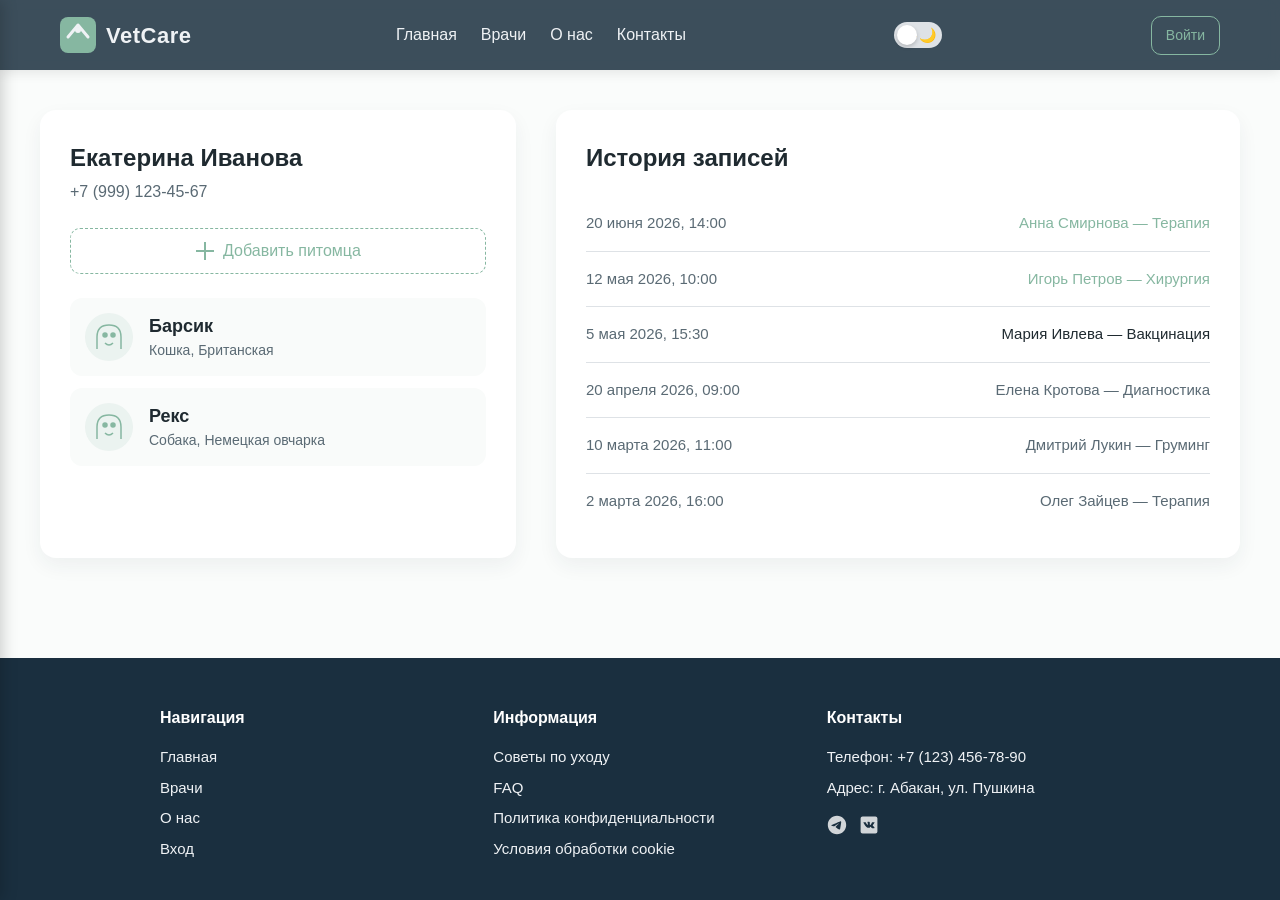
<file: account.html>
<!DOCTYPE html>
<html lang="ru">
<head>
  <meta charset="UTF-8">
  <meta name="viewport" content="width=device-width, initial-scale=1.0">
  <title>Личный кабинет — VetCare</title>
  <link rel="stylesheet" href="style.css">
</head>
<body>
  <header class="header">
    <div class="container header__inner">
      <a href="index.html" class="logo" aria-label="На главную">
        <svg width="36" height="36" viewBox="0 0 36 36" fill="none">
          <rect width="36" height="36" rx="8" fill="#86B7A1" />
          <path d="M8 20 L18 8 L28 20" stroke="#EFF2F5" stroke-width="3" stroke-linecap="round" stroke-linejoin="round"/>
          <circle cx="18" cy="13" r="3" fill="#EFF2F5" />
        </svg>
        <span class="logo__text">VetCare</span>
      </a>
      <nav class="header__nav">
        <ul class="header__nav-list">
          <li><a href="index.html" class="header__nav-link">Главная</a></li>
          <li><a href="index.html#doctors-section" class="header__nav-link">Врачи</a></li>
          <li><a href="index.html#about" class="header__nav-link">О нас</a></li>
          <li><a href="#footer" class="header__nav-link">Контакты</a></li>
        </ul>
      </nav>
<button class="theme-switch" id="themeToggle" aria-label="Переключить тему">
  <span class="theme-switch__track">
    <span class="theme-switch__icon theme-switch__icon--sun">☀️</span>
    <span class="theme-switch__icon theme-switch__icon--moon">🌙</span>
    <span class="theme-switch__thumb"></span>
  </span>
</button>
      <div class="header__actions" id="headerActions"></div>
      <button class="burger" aria-label="Открыть меню">
        <span></span><span></span><span></span>
      </button>
    </div>
  </header>
  <div class="mobile-overlay"></div>
  <nav class="mobile-menu" id="mobileMenu">
    <a href="index.html" class="mobile-menu__link">Главная</a>
    <a href="index.html#doctors-section" class="mobile-menu__link">Врачи</a>
    <a href="index.html#about" class="mobile-menu__link">О нас</a>
    <a href="#footer" class="mobile-menu__link">Контакты</a>
    <div id="mobileAuth"></div>
  </nav>

  <main class="main">
    <div class="container account-container">
      <div class="account__left">
        <div class="account__user-info">
          <h2 class="account__user-name">Екатерина Иванова</h2>
          <p class="account__user-phone">+7 (999) 123-45-67</p>
        </div>
        <button class="btn btn-outline account__add-pet-btn" id="openAddPetBtn">
          <svg width="20" height="20" viewBox="0 0 20 20" fill="none" stroke="currentColor" stroke-width="2">
            <line x1="10" y1="1" x2="10" y2="19"/><line x1="1" y1="10" x2="19" y2="10"/>
          </svg>
          Добавить питомца
        </button>
        <div class="pets-list" id="petsList">
          <div class="pet-card" data-pet-id="1" onclick="location.href='pet.html?id=1'">
            <div class="pet-card__silhouette">
              <svg width="40" height="40" viewBox="0 0 40 40" fill="none" stroke="#86B7A1" stroke-width="1.5">
                <path d="M8 32V20C8 12 12 8 20 8C28 8 32 12 32 20V32"/>
                <circle cx="16" cy="18" r="2" fill="#86B7A1"/><circle cx="24" cy="18" r="2" fill="#86B7A1"/>
                <path d="M16 26C16 26 18 28 20 28C22 28 24 26 24 26" stroke="#86B7A1" stroke-width="1.5" fill="none"/>
              </svg>
            </div>
            <div class="pet-card__info">
              <h3 class="pet-card__name">Барсик</h3>
              <p class="pet-card__details">Кошка, Британская</p>
            </div>
          </div>
          <div class="pet-card" data-pet-id="2" onclick="location.href='pet.html?id=2'">
            <div class="pet-card__silhouette">
              <svg width="40" height="40" viewBox="0 0 40 40" fill="none" stroke="#86B7A1" stroke-width="1.5">
                <path d="M8 32V20C8 12 12 8 20 8C28 8 32 12 32 20V32"/>
                <circle cx="16" cy="18" r="2" fill="#86B7A1"/><circle cx="24" cy="18" r="2" fill="#86B7A1"/>
                <path d="M16 26C16 26 18 28 20 28C22 28 24 26 24 26" stroke="#86B7A1" stroke-width="1.5" fill="none"/>
              </svg>
            </div>
            <div class="pet-card__info">
              <h3 class="pet-card__name">Рекс</h3>
              <p class="pet-card__details">Собака, Немецкая овчарка</p>
            </div>
          </div>
        </div>
      </div>

      <div class="account__right">
        <h2 class="account__history-title">История записей</h2>
        <div class="history-list" id="historyList">
          <div class="history-item history-item--future">
            <span class="history-item__date">20 июня 2026, 14:00</span>
            <span class="history-item__info">Анна Смирнова — Терапия</span>
          </div>
          <div class="history-item history-item--future">
            <span class="history-item__date">12 мая 2026, 10:00</span>
            <span class="history-item__info">Игорь Петров — Хирургия</span>
          </div>
          <div class="history-item">
            <span class="history-item__date">5 мая 2026, 15:30</span>
            <span class="history-item__info">Мария Ивлева — Вакцинация</span>
          </div>
          <div class="history-item history-item--past">
            <span class="history-item__date">20 апреля 2026, 09:00</span>
            <span class="history-item__info">Елена Кротова — Диагностика</span>
          </div>
          <div class="history-item history-item--past">
            <span class="history-item__date">10 марта 2026, 11:00</span>
            <span class="history-item__info">Дмитрий Лукин — Груминг</span>
          </div>
          <div class="history-item history-item--past">
            <span class="history-item__date">2 марта 2026, 16:00</span>
            <span class="history-item__info">Олег Зайцев — Терапия</span>
          </div>
        </div>
      </div>
    </div>
  </main>

<footer class="footer" id="footer">
  <div class="container footer__inner">
    <div class="footer__col">
      <h4 class="footer__heading">Навигация</h4>
      <ul class="footer__nav">
        <li><a href="index.html">Главная</a></li>
        <li><a href="index.html#doctors-section">Врачи</a></li>
        <li><a href="index.html#about">О нас</a></li>
        <li><a href="auth.html">Вход</a></li>
      </ul>
    </div>
    <div class="footer__col">
      <h4 class="footer__heading">Информация</h4>
      <ul class="footer__nav">
        <li><a href="#">Советы по уходу</a></li>
        <li><a href="#">FAQ</a></li>
        <li><a href="#">Политика конфиденциальности</a></li>
        <li><a href="#">Условия обработки cookie</a></li>
      </ul>
    </div>
    <div class="footer__col">
      <h4 class="footer__heading">Контакты</h4>
      <div class="footer__contacts">
        <p>Телефон: <a href="tel:+71234567890" class="footer__link">+7 (123) 456-78-90</a></p>
        <p>Адрес: г. Абакан, ул. Пушкина</p>
      </div>
      <div class="social">
        <a href="#" class="social__link" aria-label="Telegram">
          <img src="images/telegram.svg" alt="Telegram" width="20" height="20" />
        </a>
        <a href="#" class="social__link" aria-label="VK">
          <img src="images/vk.svg" alt="VK" width="20" height="20" />
        </a>
      </div>
    </div>
  </div>
</footer>

  <div class="modal-overlay" id="addPetModal">
    <div class="modal">
      <button class="modal__close" id="closeAddPetBtn" aria-label="Закрыть">
        <svg width="24" height="24" viewBox="0 0 24 24" fill="none" stroke="currentColor"><path d="M18 6L6 18M6 6l12 12"/></svg>
      </button>
      <h3 class="modal__title">Добавить питомца</h3>
      <form id="addPetForm" class="modal__form active" novalidate>
        <div class="form-group">
          <input type="text" class="form-input" placeholder="Кличка" required>
          <span class="form-error"></span>
        </div>
        <div class="form-group">
          <input type="number" class="form-input" placeholder="Возраст (лет)" min="0" max="30" required>
          <span class="form-error"></span>
        </div>
        <div class="form-group">
          <select class="form-input" id="petSpecies" required>
            <option value="" disabled selected>Вид животного</option>
            <option value="cat">Кошка</option>
            <option value="dog">Собака</option>
            <option value="rodent">Грызун</option>
            <option value="bird">Птица</option>
            <option value="reptile">Рептилия</option>
          </select>
          <span class="form-error"></span>
        </div>
        <div class="form-group">
          <select class="form-input" id="petBreed" required>
            <option value="" disabled selected>Порода</option>
          </select>
          <span class="form-error"></span>
        </div>
        <div class="form-group">
          <select class="form-input" id="petGender" required>
            <option value="" disabled selected>Пол</option>
            <option value="male">Самец</option>
            <option value="female">Самка</option>
            <option value="unknown">Неизвестно</option>
          </select>
          <span class="form-error"></span>
        </div>
        <button type="submit" class="btn btn-primary modal__submit">Добавить</button>
      </form>
    </div>
  </div>

  <script src="script.js"></script>
  <script>
    document.addEventListener('DOMContentLoaded', function() {
      const authActions = document.getElementById('headerActions');
      if (authActions && localStorage.getItem('loggedIn') === 'true') {
        authActions.innerHTML = `
          <a href="#" class="btn btn-outline header__settings-btn">Настройки аккаунта</a>
          <a href="#" class="btn btn-outline header__logout-btn" id="logoutBtn">Выйти</a>
        `;
        const logoutBtn = document.getElementById('logoutBtn');
        if (logoutBtn) {
          logoutBtn.addEventListener('click', function(e) {
            e.preventDefault();
            localStorage.removeItem('loggedIn');
            window.location.href = 'index.html';
          });
        }
      }
    });

    const modal = document.getElementById('addPetModal');
    const openBtn = document.getElementById('openAddPetBtn');
    const closeBtn = document.getElementById('closeAddPetBtn');
    openBtn.addEventListener('click', () => modal.classList.add('active'));
    closeBtn.addEventListener('click', () => modal.classList.remove('active'));
    modal.addEventListener('click', (e) => { if (e.target === modal) modal.classList.remove('active'); });

    const breeds = {
      cat: ['Британская', 'Персидская', 'Сиамская', 'Мейн-кун', 'Другая'],
      dog: ['Немецкая овчарка', 'Лабрадор', 'Йоркширский терьер', 'Бигль', 'Другая'],
      rodent: ['Хомяк', 'Морская свинка', 'Кролик', 'Шиншилла', 'Другая'],
      bird: ['Волнистый попугай', 'Корелла', 'Жако', 'Канарейка', 'Другая'],
      reptile: ['Черепаха', 'Ящерица', 'Змея', 'Хамелеон', 'Другая']
    };
    const speciesSelect = document.getElementById('petSpecies');
    const breedSelect = document.getElementById('petBreed');
    speciesSelect.addEventListener('change', function() {
      const species = this.value;
      breedSelect.innerHTML = '<option value="" disabled selected>Порода</option>';
      if (breeds[species]) {
        breeds[species].forEach(breed => {
          const opt = document.createElement('option');
          opt.value = breed.toLowerCase().replace(/\s/g, '-');
          opt.textContent = breed;
          breedSelect.appendChild(opt);
        });
      }
    });

    const petsList = document.getElementById('petsList');
    const addPetForm = document.getElementById('addPetForm');
    addPetForm.addEventListener('submit', function(e) {
      e.preventDefault();
      const nameInput = this.querySelector('[placeholder="Кличка"]');
      const name = nameInput.value;
      const species = speciesSelect.options[speciesSelect.selectedIndex].text;
      const breed = breedSelect.options[breedSelect.selectedIndex].text;
      const newCard = document.createElement('div');
      newCard.className = 'pet-card pet-card--new';
      newCard.setAttribute('data-pet-id', Date.now());
      newCard.innerHTML = `
        <div class="pet-card__silhouette">
          <svg width="40" height="40" viewBox="0 0 40 40" fill="none" stroke="#86B7A1" stroke-width="1.5">
            <path d="M8 32V20C8 12 12 8 20 8C28 8 32 12 32 20V32"/>
            <circle cx="16" cy="18" r="2" fill="#86B7A1"/><circle cx="24" cy="18" r="2" fill="#86B7A1"/>
            <path d="M16 26C16 26 18 28 20 28C22 28 24 26 24 26" stroke="#86B7A1" stroke-width="1.5" fill="none"/>
          </svg>
        </div>
        <div class="pet-card__info">
          <h3 class="pet-card__name">${name}</h3>
          <p class="pet-card__details">${species}, ${breed}</p>
        </div>
      `;
      newCard.addEventListener('click', () => {
        location.href = `pet.html?id=${newCard.dataset.petId}`;
      });
      petsList.appendChild(newCard);
      requestAnimationFrame(() => {
        newCard.classList.add('pet-card--visible');
      });
      modal.classList.remove('active');
      this.reset();
    });

    const historyItems = document.querySelectorAll('.history-item');
    const observer = new IntersectionObserver((entries) => {
      entries.forEach(entry => {
        if (entry.isIntersecting) {
          entry.target.classList.add('history-item--visible');
          observer.unobserve(entry.target);
        }
      });
    }, { threshold: 0.3 });

    historyItems.forEach(item => {
      const rect = item.getBoundingClientRect();
      const isVisible = rect.top < window.innerHeight && rect.bottom > 0;
      if (isVisible) {
        item.classList.add('history-item--visible');
      } else {
        observer.observe(item);
      }
    });

    document.querySelectorAll('.pet-card').forEach(pet => {
      pet.style.opacity = 0;
      pet.style.transform = 'scale(0.95)';
      setTimeout(() => {
        pet.style.transition = 'opacity 0.4s ease, transform 0.4s ease';
        pet.style.opacity = 1;
        pet.style.transform = 'scale(1)';
      }, 100);
    });
  </script>
</body>
</html>
</file>
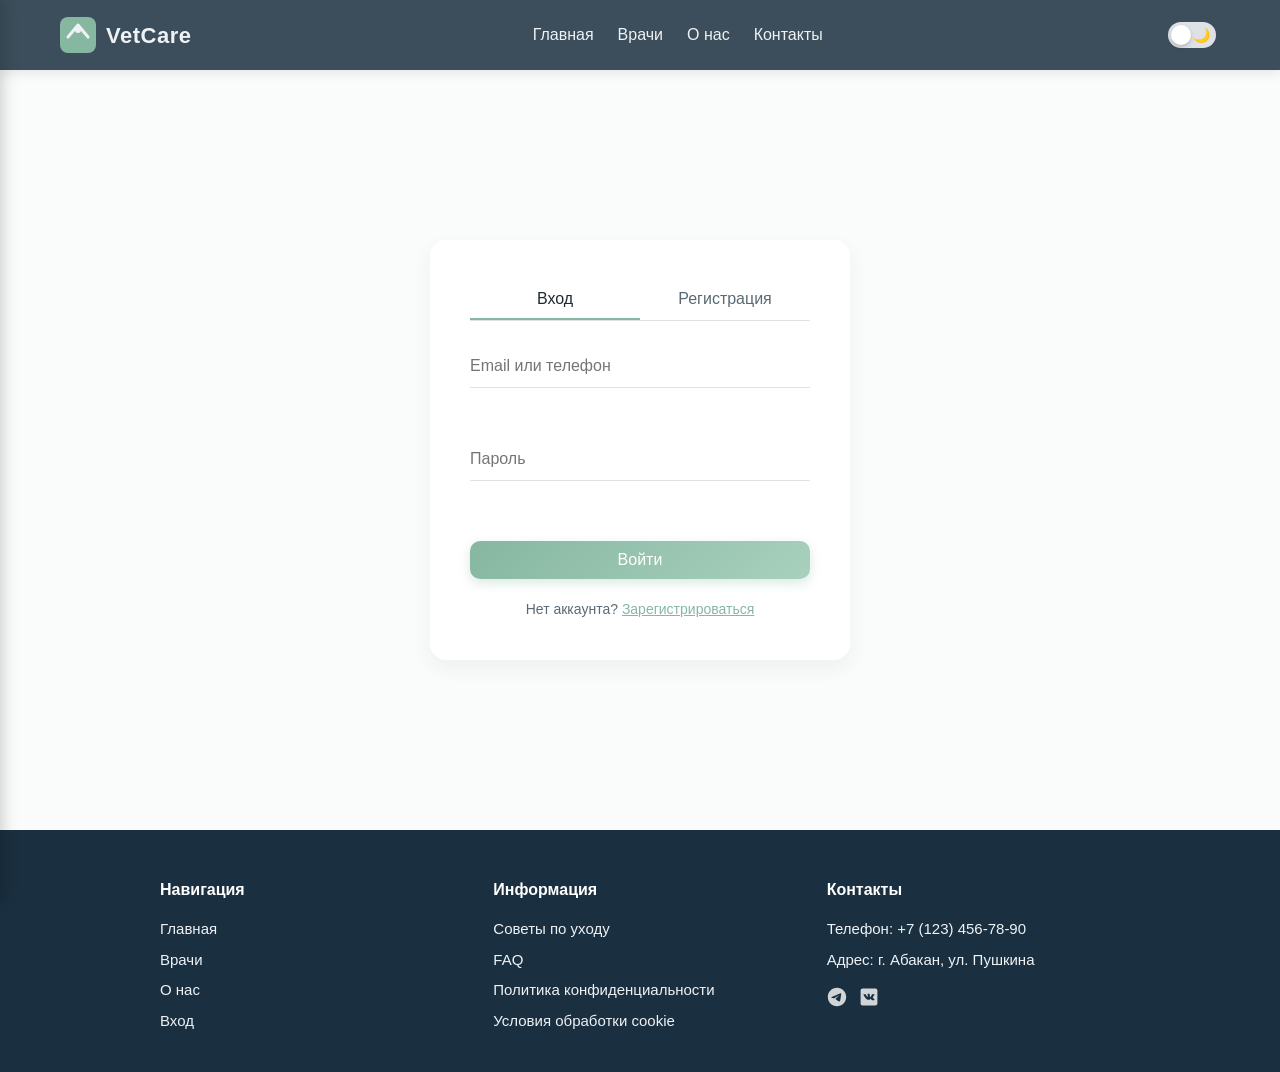
<file: auth.html>
<!DOCTYPE html>
<html lang="ru">
<head>
  <meta charset="UTF-8">
  <meta name="viewport" content="width=device-width, initial-scale=1.0">
  <title>Вход / Регистрация — VetCare</title>
  <link rel="stylesheet" href="style.css">
</head>
<body>
  <header class="header">
    <div class="container header__inner">
      <a href="index.html" class="logo" aria-label="На главную">
        <svg width="36" height="36" viewBox="0 0 36 36" fill="none">
          <rect width="36" height="36" rx="8" fill="#86B7A1" />
          <path d="M8 20 L18 8 L28 20" stroke="#EFF2F5" stroke-width="3" stroke-linecap="round" stroke-linejoin="round"/>
          <circle cx="18" cy="13" r="3" fill="#EFF2F5" />
        </svg>
        <span class="logo__text">VetCare</span>
      </a>
      <nav class="header__nav">
        <ul class="header__nav-list">
          <li><a href="index.html" class="header__nav-link">Главная</a></li>
          <li><a href="index.html#doctors-section" class="header__nav-link">Врачи</a></li>
          <li><a href="index.html#about" class="header__nav-link">О нас</a></li>
          <li><a href="#footer" class="header__nav-link">Контакты</a></li>
        </ul>
      </nav>
          <button class="theme-switch" id="themeToggle" aria-label="Переключить тему">
      <span class="theme-switch__track">
        <span class="theme-switch__icon theme-switch__icon--sun">☀️</span>
        <span class="theme-switch__icon theme-switch__icon--moon">🌙</span>
        <span class="theme-switch__thumb"></span>
      </span>
    </button>
      <button class="burger" aria-label="Открыть меню">
        <span></span><span></span><span></span>
      </button>
    </div>
  </header>
  <div class="mobile-overlay"></div>
  <nav class="mobile-menu" id="mobileMenu">
    <a href="index.html" class="mobile-menu__link">Главная</a>
    <a href="index.html#doctors-section" class="mobile-menu__link">Врачи</a>
    <a href="index.html#about" class="mobile-menu__link">О нас</a>
    <a href="#footer" class="mobile-menu__link">Контакты</a>
    <div id="mobileAuth"></div>
  </nav>

  <main class="main">
    <div style="display: flex; justify-content: center; align-items: center; min-height: calc(100vh - 140px); padding: 20px;">
      <div class="auth-container">
        <div class="tab-switcher">
          <button class="tab-btn active" data-tab="login">Вход</button>
          <button class="tab-btn" data-tab="register">Регистрация</button>
        </div>

        <form class="auth-form active" id="loginForm" novalidate>
          <div class="form-group">
            <input type="text" class="form-input" id="loginEmailPhone" placeholder="Email или телефон" autocomplete="email" required>
            <span class="form-error" id="loginEmailPhoneError"></span>
          </div>
          <div class="form-group">
            <input type="password" class="form-input" id="loginPassword" placeholder="Пароль" autocomplete="current-password" required>
            <span class="form-error" id="loginPasswordError"></span>
          </div>
          <button type="submit" class="btn btn-primary auth-submit">Войти</button>
          <p class="auth-switch-text">Нет аккаунта? <button type="button" class="link-btn" data-tab="register">Зарегистрироваться</button></p>
        </form>

        <form class="auth-form" id="registerForm" novalidate>
          <div class="form-group">
            <input type="text" class="form-input" id="regName" placeholder="Имя" required>
            <span class="form-error" id="regNameError"></span>
          </div>
          <div class="form-group">
            <input type="text" class="form-input" id="regEmailPhone" placeholder="Email или телефон" autocomplete="email" required>
            <span class="form-error" id="regEmailPhoneError"></span>
          </div>
          <div class="form-group">
            <input type="password" class="form-input" id="regPassword" placeholder="Пароль" required>
            <span class="form-error" id="regPasswordError"></span>
          </div>
          <button type="submit" class="btn btn-primary auth-submit">Зарегистрироваться</button>
          <p class="auth-switch-text">Уже есть аккаунт? <button type="button" class="link-btn" data-tab="login">Войти</button></p>
        </form>
      </div>
    </div>
  </main>

<footer class="footer" id="footer">
  <div class="container footer__inner">
    <div class="footer__col">
      <h4 class="footer__heading">Навигация</h4>
      <ul class="footer__nav">
        <li><a href="index.html">Главная</a></li>
        <li><a href="index.html#doctors-section">Врачи</a></li>
        <li><a href="index.html#about">О нас</a></li>
        <li><a href="auth.html">Вход</a></li>
      </ul>
    </div>
    <div class="footer__col">
      <h4 class="footer__heading">Информация</h4>
      <ul class="footer__nav">
        <li><a href="#">Советы по уходу</a></li>
        <li><a href="#">FAQ</a></li>
        <li><a href="#">Политика конфиденциальности</a></li>
        <li><a href="#">Условия обработки cookie</a></li>
      </ul>
    </div>
    <div class="footer__col">
      <h4 class="footer__heading">Контакты</h4>
      <div class="footer__contacts">
        <p>Телефон: <a href="tel:+71234567890" class="footer__link">+7 (123) 456-78-90</a></p>
        <p>Адрес: г. Абакан, ул. Пушкина</p>
      </div>
      <div class="social">
        <a href="#" class="social__link" aria-label="Telegram">
          <img src="images/telegram.svg" alt="Telegram" width="20" height="20" />
        </a>
        <a href="#" class="social__link" aria-label="VK">
          <img src="images/vk.svg" alt="VK" width="20" height="20" />
        </a>
      </div>
    </div>
  </div>
</footer>

  <script src="script.js"></script>

  <script>
    const tabBtns = document.querySelectorAll('.tab-btn');
    const forms = document.querySelectorAll('.auth-form');
    const linkBtns = document.querySelectorAll('.link-btn[data-tab]');

    function switchTab(tabName) {
      tabBtns.forEach(b => b.classList.toggle('active', b.dataset.tab === tabName));
      forms.forEach(f => f.classList.toggle('active', f.id === (tabName === 'login' ? 'loginForm' : 'registerForm')));
    }
    tabBtns.forEach(btn => btn.addEventListener('click', () => switchTab(btn.dataset.tab)));
    linkBtns.forEach(btn => btn.addEventListener('click', (e) => {
      e.preventDefault();
      switchTab(btn.dataset.tab);
    }));

    function showError(input, errorSpan, message) {
      input.classList.add('invalid');
      errorSpan.textContent = message;
      errorSpan.classList.add('visible');
    }
    function clearError(input, errorSpan) {
      input.classList.remove('invalid');
      errorSpan.textContent = '';
      errorSpan.classList.remove('visible');
    }

    function validateEmailOrPhone(value) {
      if (!value.trim()) return 'Поле обязательно';
      const trimmed = value.trim();
      if (trimmed.includes('@')) {
        const emailRegex = /^[^\s@]+@[^\s@]+\.[^\s@]+$/;
        return emailRegex.test(trimmed) ? null : 'Введите корректный email';
      }
      const digits = trimmed.replace(/\D/g, '');
      return digits.length >= 10 ? null : 'Телефон должен содержать минимум 10 цифр';
    }

    function validatePassword(value) {
      if (!value) return 'Пароль обязателен';
      return value.length >= 6 ? null : 'Пароль должен содержать минимум 6 символов';
    }

    function validateName(value) {
      if (!value.trim()) return 'Имя обязательно';
      return value.trim().length >= 2 ? null : 'Имя должно содержать минимум 2 символа';
    }

    function attachRealTimeValidation(input, errorSpan, validator) {
      input.addEventListener('input', () => {
        const error = validator(input.value);
        if (error) {
          showError(input, errorSpan, error);
        } else {
          clearError(input, errorSpan);
        }
      });
      input.addEventListener('blur', () => {
        const error = validator(input.value);
        if (error) {
          showError(input, errorSpan, error);
        } else {
          clearError(input, errorSpan);
        }
      });
    }

    const loginEmailPhone = document.getElementById('loginEmailPhone');
    const loginEmailPhoneError = document.getElementById('loginEmailPhoneError');
    const loginPassword = document.getElementById('loginPassword');
    const loginPasswordError = document.getElementById('loginPasswordError');

    attachRealTimeValidation(loginEmailPhone, loginEmailPhoneError, validateEmailOrPhone);
    attachRealTimeValidation(loginPassword, loginPasswordError, validatePassword);

    const regName = document.getElementById('regName');
    const regNameError = document.getElementById('regNameError');
    const regEmailPhone = document.getElementById('regEmailPhone');
    const regEmailPhoneError = document.getElementById('regEmailPhoneError');
    const regPassword = document.getElementById('regPassword');
    const regPasswordError = document.getElementById('regPasswordError');

    attachRealTimeValidation(regName, regNameError, validateName);
    attachRealTimeValidation(regEmailPhone, regEmailPhoneError, validateEmailOrPhone);
    attachRealTimeValidation(regPassword, regPasswordError, validatePassword);

    document.getElementById('loginForm').addEventListener('submit', function(e) {
      e.preventDefault();
      let valid = true;
      const emailErr = validateEmailOrPhone(loginEmailPhone.value);
      const passErr = validatePassword(loginPassword.value);
      if (emailErr) { showError(loginEmailPhone, loginEmailPhoneError, emailErr); valid = false; }
      if (passErr) { showError(loginPassword, loginPasswordError, passErr); valid = false; }
      if (valid) {
        localStorage.setItem('loggedIn', 'true');
        window.location.href = 'account.html';
      }
    });

    document.getElementById('registerForm').addEventListener('submit', function(e) {
      e.preventDefault();
      let valid = true;
      const nameErr = validateName(regName.value);
      const emailErr = validateEmailOrPhone(regEmailPhone.value);
      const passErr = validatePassword(regPassword.value);
      if (nameErr) { showError(regName, regNameError, nameErr); valid = false; }
      if (emailErr) { showError(regEmailPhone, regEmailPhoneError, emailErr); valid = false; }
      if (passErr) { showError(regPassword, regPasswordError, passErr); valid = false; }
      if (valid) {
        localStorage.setItem('loggedIn', 'true');
        window.location.href = 'account.html';
      }
    });
  </script>
</body>
</html>
</file>
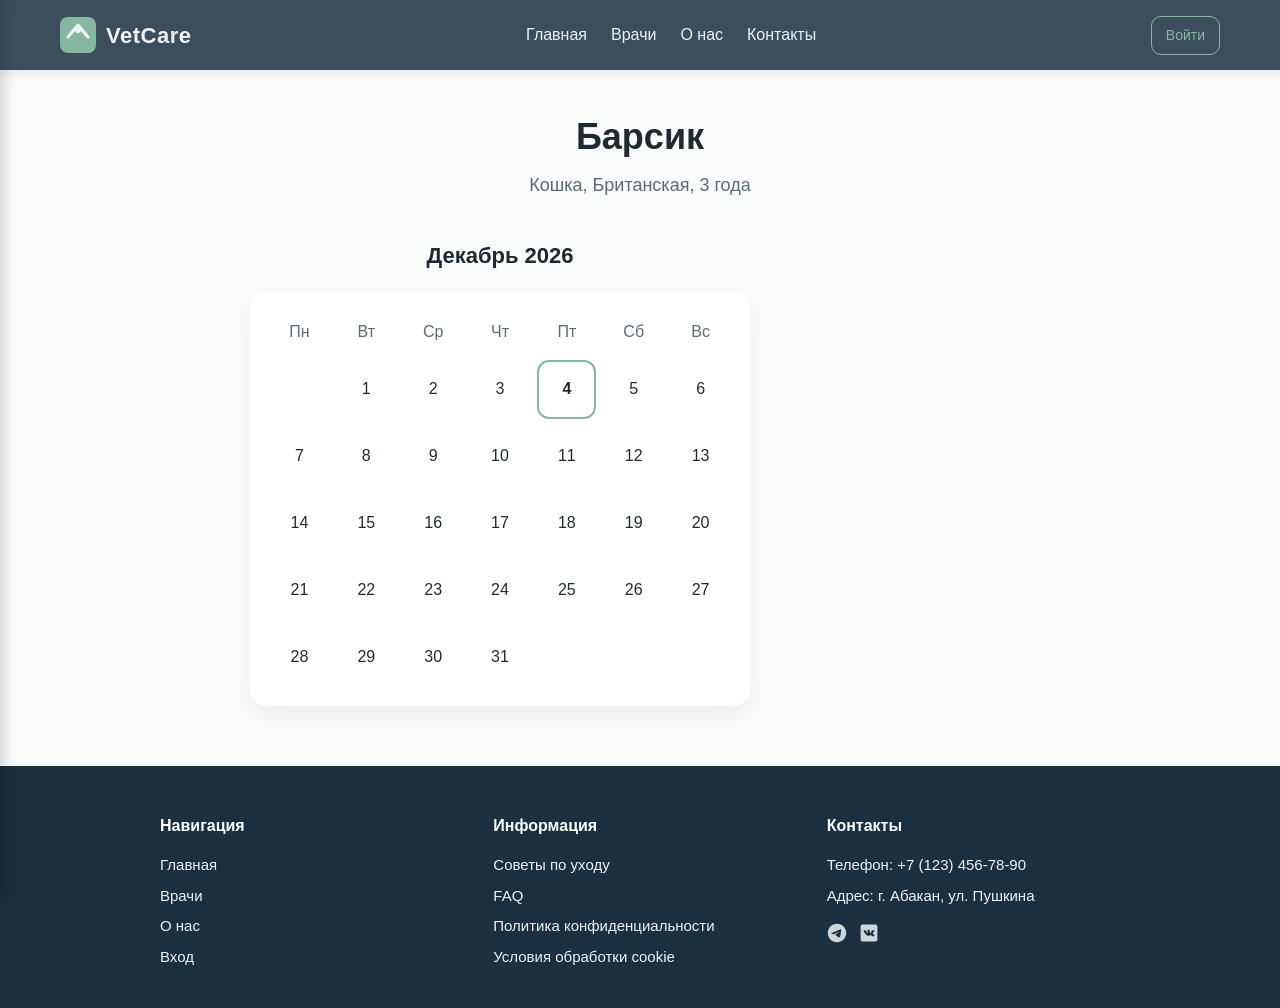
<file: pet.html>
<!DOCTYPE html>
<html lang="ru">
<head>
  <meta charset="UTF-8">
  <meta name="viewport" content="width=device-width, initial-scale=1.0">
  <title>Питомец — VetCare</title>
  <link rel="stylesheet" href="style.css">
</head>
<body>
  <header class="header">
    <div class="container header__inner">
      <a href="index.html" class="logo" aria-label="На главную">
        <svg width="36" height="36" viewBox="0 0 36 36" fill="none">
          <rect width="36" height="36" rx="8" fill="#86B7A1" />
          <path d="M8 20 L18 8 L28 20" stroke="#EFF2F5" stroke-width="3" stroke-linecap="round" stroke-linejoin="round"/>
          <circle cx="18" cy="13" r="3" fill="#EFF2F5" />
        </svg>
        <span class="logo__text">VetCare</span>
      </a>
      <nav class="header__nav">
        <ul class="header__nav-list">
          <li><a href="index.html" class="header__nav-link">Главная</a></li>
          <li><a href="index.html#doctors-section" class="header__nav-link">Врачи</a></li>
          <li><a href="index.html#about" class="header__nav-link">О нас</a></li>
          <li><a href="#footer" class="header__nav-link">Контакты</a></li>
        </ul>
      </nav>
      <div class="header__actions" id="headerActions"></div>
      <button class="burger" aria-label="Открыть меню">
        <span></span><span></span><span></span>
      </button>
    </div>
  </header>
  <div class="mobile-overlay"></div>
  <nav class="mobile-menu" id="mobileMenu">
    <a href="index.html" class="mobile-menu__link">Главная</a>
    <a href="index.html#doctors-section" class="mobile-menu__link">Врачи</a>
    <a href="index.html#about" class="mobile-menu__link">О нас</a>
    <a href="#footer" class="mobile-menu__link">Контакты</a>
    <div id="mobileAuth"></div>
  </nav>

  <main class="main">
    <div class="container" id="petContainer">
    </div>
  </main>

<footer class="footer" id="footer">
  <div class="container footer__inner">
    <div class="footer__col">
      <h4 class="footer__heading">Навигация</h4>
      <ul class="footer__nav">
        <li><a href="index.html">Главная</a></li>
        <li><a href="index.html#doctors-section">Врачи</a></li>
        <li><a href="index.html#about">О нас</a></li>
        <li><a href="auth.html">Вход</a></li>
      </ul>
    </div>
    <div class="footer__col">
      <h4 class="footer__heading">Информация</h4>
      <ul class="footer__nav">
        <li><a href="#">Советы по уходу</a></li>
        <li><a href="#">FAQ</a></li>
        <li><a href="#">Политика конфиденциальности</a></li>
        <li><a href="#">Условия обработки cookie</a></li>
      </ul>
    </div>
    <div class="footer__col">
      <h4 class="footer__heading">Контакты</h4>
      <div class="footer__contacts">
        <p>Телефон: <a href="tel:+71234567890" class="footer__link">+7 (123) 456-78-90</a></p>
        <p>Адрес: г. Абакан, ул. Пушкина</p>
      </div>
      <div class="social">
        <a href="#" class="social__link" aria-label="Telegram">
          <img src="images/telegram.svg" alt="Telegram" width="20" height="20" />
        </a>
        <a href="#" class="social__link" aria-label="VK">
          <img src="images/vk.svg" alt="VK" width="20" height="20" />
        </a>
      </div>
    </div>
  </div>
</footer>

  <script src="script.js"></script>
  <script>
    const pets = {
      1: {
        name: "Барсик",
        species: "Кошка",
        breed: "Британская",
        age: "3 года",
        events: {
          "2026-06-03": { type: "future", label: "Плановая вакцинация", doctor: "Анна Смирнова" },
          "2026-05-12": { type: "past", label: "Осмотр у терапевта", doctor: "Игорь Петров" },
          "2026-04-20": { type: "past", label: "Груминг", doctor: "Дмитрий Лукин" }
        }
      },
      2: {
        name: "Рекс",
        species: "Собака",
        breed: "Немецкая овчарка",
        age: "5 лет",
        events: {
          "2026-06-08": { type: "future", label: "Вакцинация от бешенства", doctor: "Мария Ивлева" },
          "2026-05-01": { type: "past", label: "Хирургическая операция", doctor: "Игорь Петров" },
          "2026-03-10": { type: "past", label: "Диагностика", doctor: "Елена Кротова" }
        }
      }
    };

    const params = new URLSearchParams(window.location.search);
    const petId = params.get('id') || '1';
    const pet = pets[petId] || pets[1];

    const container = document.getElementById('petContainer');

    container.innerHTML = `
      <div class="pet-page">
        <h1 class="pet-page__name">${pet.name}</h1>
        <p class="pet-page__details">${pet.species}, ${pet.breed}, ${pet.age}</p>
        <div class="pet-layout">
          <div class="pet-calendar" id="calendar"></div>
          <div class="event-details-panel" id="eventDetailsPanel">
            <div class="event-details-panel__header">
              <h3 class="event-details-panel__date"></h3>
              <button class="event-details-panel__close" id="closePanelBtn">&times;</button>
            </div>
            <p class="event-details-panel__label"></p>
            <p class="event-details-panel__doctor"></p>
          </div>
        </div>
      </div>
    `;

    const calendarEl = document.getElementById('calendar');
    const panel = document.getElementById('eventDetailsPanel');
    const panelDate = panel.querySelector('.event-details-panel__date');
    const panelLabel = panel.querySelector('.event-details-panel__label');
    const panelDoctor = panel.querySelector('.event-details-panel__doctor');
    const closePanelBtn = document.getElementById('closePanelBtn');

    const now = new Date();
    const year = now.getFullYear();
    const month = now.getMonth(); // 0-11
    const monthNames = ["Январь", "Февраль", "Март", "Апрель", "Май", "Июнь",
                        "Июль", "Август", "Сентябрь", "Октябрь", "Ноябрь", "Декабрь"];
    const daysInMonth = new Date(year, month + 1, 0).getDate();
    const firstDay = new Date(year, month, 1).getDay(); // 0 вс
    const startDay = (firstDay + 6) % 7; // пн = 0

    let calendarHTML = `<h3 class="calendar-title">${monthNames[month]} ${year}</h3>`;
    calendarHTML += '<div class="calendar-grid">';
    ["Пн", "Вт", "Ср", "Чт", "Пт", "Сб", "Вс"].forEach(d => {
      calendarHTML += `<div class="calendar-header">${d}</div>`;
    });

    for (let i = 0; i < startDay; i++) {
      calendarHTML += '<div class="calendar-day empty"></div>';
    }

    const todayStr = now.toISOString().slice(0, 10);
    for (let day = 1; day <= daysInMonth; day++) {
      const dateStr = `${year}-${String(month + 1).padStart(2, '0')}-${String(day).padStart(2, '0')}`;
      const isToday = dateStr === todayStr;
      const event = pet.events[dateStr];
      let dotHTML = '';
      if (event) {
        const dotClass = event.type === 'future' ? 'dot-future' : 'dot-past';
        dotHTML = `<span class="calendar-dot ${dotClass}" title="${event.label}"></span>`;
      }
      calendarHTML += `
        <div class="calendar-day${isToday ? ' today' : ''}${event ? ' has-event' : ''}" data-date="${dateStr}">
          <span class="day-number">${day}</span>
          ${dotHTML}
        </div>
      `;
    }

    calendarHTML += '</div>';
    calendarEl.innerHTML = calendarHTML;

    function showEventDetails(dateStr, event) {
      const [y, m, d] = dateStr.split('-');
      panelDate.textContent = `${d}.${m}.${y}`;
      panelLabel.textContent = event.label;
      panelDoctor.textContent = `Врач: ${event.doctor}`;
      panel.classList.add('active');
    }

    function hideEventDetails() {
      panel.classList.remove('active');
    }

    const dayElements = calendarEl.querySelectorAll('.calendar-day.has-event');
    dayElements.forEach(dayEl => {
      dayEl.addEventListener('click', () => {
        const dateStr = dayEl.dataset.date;
        const event = pet.events[dateStr];
        if (event) {
          if (panel.classList.contains('active') && panelDate.textContent === `${dateStr.slice(8)}.${dateStr.slice(5,7)}.${dateStr.slice(0,4)}`) {
            hideEventDetails();
          } else {
            showEventDetails(dateStr, event);
          }
        }
      });
    });

    closePanelBtn.addEventListener('click', hideEventDetails);

    const petPage = container.querySelector('.pet-page');
    if (petPage) {
      petPage.style.opacity = 0;
      petPage.style.transform = 'translateY(20px)';
      setTimeout(() => {
        petPage.style.transition = 'opacity 0.5s ease, transform 0.5s ease';
        petPage.style.opacity = 1;
        petPage.style.transform = 'translateY(0)';
      }, 100);
    }
  </script>
</body>
</html>
</file>
<file: style.css>
:root {
  --bg-page: #FAFCFB;
  --dark: #1A2F3F;
  --dark-text: #EFF2F5;
  --text-primary: #1F2A30;
  --text-secondary: #5A6A74;
  --accent: #86B7A1;
  --accent-light: #A8D0BD;
  --accent-soft: #F0D9CE;
  --border-light: #DEE2E6;
  --white: #FFFFFF;
  --shadow-sm: 0 8px 20px rgba(26,47,63,0.06);
  --shadow-hover: 0 12px 28px rgba(26,47,63,0.12);
  --radius-card: 16px;
  --radius-btn: 10px;
  --font: -apple-system, BlinkMacSystemFont, 'Segoe UI', Roboto, Helvetica, Arial, sans-serif;
  --transition: 0.2s ease;
}

body.dark-theme {
  --bg-page: #1a1f24;
  --dark: #0d1114;
  --dark-text: #cfd4d9;
  --text-primary: #e0e5ea;
  --text-secondary: #a0a8b0;
  --accent: #86b7a1;
  --accent-light: #a8d0bd;
  --accent-soft: #d9c5b8;
  --border-light: #3a4047;
  --white: #252a30;
  --shadow-sm: 0 8px 20px rgba(0,0,0,0.3);
  --shadow-hover: 0 12px 28px rgba(0,0,0,0.4);
  body.dark-theme .form-input {
  color: var(--text-primary);
  border-bottom-color: var(--border-light);
  background: transparent;
}
body.dark-theme .form-input:focus {
  border-bottom-color: var(--accent);
}
body.dark-theme .form-input.invalid {
  border-bottom-color: #D96C5B;
}
body.dark-theme .form-input::placeholder {
  color: var(--text-secondary);
  opacity: 0.7;
}
body.dark-theme .event-details-panel {
  background: var(--white);
  color: var(--text-primary);
  border-left: 4px solid var(--accent);
}
body.dark-theme .event-details-panel__header {
  color: var(--text-primary);
}
body.dark-theme .event-details-panel__label {
  color: var(--text-primary);
}
body.dark-theme .event-details-panel__doctor {
  color: var(--accent);
}
}


* {
  margin: 0;
  padding: 0;
  box-sizing: border-box;
}

body {
  font-family: var(--font);
  background: var(--bg-page);
  color: var(--text-primary);
  font-size: 16px;
  line-height: 1.5;
  display: flex;
  flex-direction: column;
  min-height: 100vh;
  padding-top: 70px;
}

.main {
  flex: 1;
}

.container {
  max-width: 1200px;
  margin: 0 auto;
  padding: 0 20px;
}

.header {
  background: rgba(26,47,63,0.85);
  backdrop-filter: blur(10px);
  color: var(--dark-text);
  position: fixed;
  top: 0;
  width: 100%;
  z-index: 1000;
  height: 70px;
  box-shadow: 0 2px 12px rgba(0,0,0,0.1);
}
.header__inner {
  display: flex;
  align-items: center;
  justify-content: space-between;
  height: 100%;
}
.header__actions {
  display: flex;
  gap: 8px;
  flex-wrap: wrap;
  justify-content: flex-end;
}
.header__actions .btn {
  padding: 8px 14px;
  font-size: 14px;
  white-space: nowrap;
}
.logo {
  display: flex;
  align-items: center;
  gap: 10px;
  text-decoration: none;
  color: var(--dark-text);
}
.logo__text {
  font-size: 22px;
  font-weight: 700;
  letter-spacing: 0.5px;
}

.btn {
  display: inline-flex;
  align-items: center;
  justify-content: center;
  padding: 10px 20px;
  border-radius: var(--radius-btn);
  font-size: 16px;
  font-weight: 500;
  border: 1px solid transparent;
  cursor: pointer;
  text-decoration: none;
  transition: background var(--transition), transform var(--transition), box-shadow var(--transition);
}
.btn-primary {
  background: linear-gradient(135deg, var(--accent), var(--accent-light));
  color: white;
  border: none;
  box-shadow: 0 4px 12px rgba(134,183,161,0.3);
}
.btn-primary:hover {
  background: linear-gradient(135deg, #7BA18D, #98C4B0);
  transform: translateY(-2px);
  box-shadow: 0 6px 18px rgba(134,183,161,0.45);
}
.btn-outline {
  background: transparent;
  color: var(--accent);
  border: 1px solid var(--accent);
}
.btn-outline:hover {
  background: var(--accent);
  color: white;
}
.header__auth-btn {
  border-color: var(--accent);
  color: var(--accent);
}

.hero-slider {
  position: relative;
  min-height: 70vh;
  display: flex;
  align-items: center;
  overflow: hidden;
}
.hero-slider__slides {
  position: absolute;
  inset: 0;
}
.hero-slider__slide {
  position: absolute;
  inset: 0;
  background-size: cover;
  background-position: center;
  opacity: 0;
  transition: opacity 1s ease-in-out;
}
.hero-slider__slide.active {
  opacity: 1;
}
.hero-slider__overlay {
  position: absolute;
  inset: 0;
  background: linear-gradient(to right, var(--dark) 0%, transparent 70%);
  z-index: 1;
}
.hero__content {
  position: relative;
  z-index: 2;
  max-width: 700px;
  padding: 0 80px;
  color: white;
}
.hero__title {
  font-size: 64px;
  font-weight: 700;
  margin-bottom: 10px;
}
.hero__subtitle {
  font-size: 24px;
  margin-bottom: 30px;
  opacity: 0.9;
}
.hero__btn {
  font-size: 22px;
  padding: 16px 36px;
}

.slider-arrow {
  position: absolute;
  top: 50%;
  transform: translateY(-50%);
  z-index: 3;
  background: rgba(255,255,255,0.2);
  border: none;
  color: white;
  font-size: 28px;
  padding: 12px 16px;
  cursor: pointer;
  border-radius: 50%;
  transition: background 0.3s;
}
.slider-arrow:hover {
  background: rgba(255,255,255,0.4);
}
.slider-arrow--prev {
  left: 20px;
}
.slider-arrow--next {
  right: 20px;
}

.slider-dots {
  position: absolute;
  bottom: 20px;
  left: 50%;
  transform: translateX(-50%);
  z-index: 3;
  display: flex;
  gap: 10px;
}
.slider-dot {
  width: 12px;
  height: 12px;
  background: rgba(255,255,255,0.5);
  border-radius: 50%;
  cursor: pointer;
  transition: background 0.3s;
}
.slider-dot.active {
  background: var(--accent);
}

@media (max-width: 600px) {
  .hero__content {
    padding: 0 40px;
  }
  .hero__title {
    font-size: 36px;
  }
  .hero__subtitle {
    font-size: 18px;
  }
  .hero__btn {
    font-size: 16px;
    padding: 12px 24px;
  }
  .slider-arrow {
    font-size: 22px;
    padding: 8px 12px;
  }
  .slider-arrow--prev {
    left: 10px;
  }
  .slider-arrow--next {
    right: 10px;
  }
}
.hero__title {
  font-size: 70px;   
  font-weight: 700;
  margin-bottom: 10px;
}
.hero__subtitle {
  font-size: 30px;  
  margin-bottom: 30px;
  opacity: 0.9;
}
.hero__btn {
  font-size: 26px;   
  padding: 20px 46px; 
}

.about {
  padding: 80px 0;
}
.about__inner {
  display: flex;
  gap: 40px;
  align-items: center;
}
.about__image {
  flex: 1;
  border-radius: var(--radius-card);
  overflow: hidden;
  box-shadow: var(--shadow-sm);
}
.about__image img {
  width: 100%;
  display: block;
  object-fit: cover;
}
.about__text {
  flex: 1;
}
.about__text h2 {
  font-size: 32px;
  font-weight: 600;
  margin-bottom: 20px;
}
.about__text p {
  margin-bottom: 20px;
  color: var(--text-secondary);
}
.about__benefits {
  list-style: none;
  display: flex;
  flex-wrap: wrap;
  gap: 16px;
}
.about__benefits li {
  display: flex;
  align-items: center;
  gap: 8px;
  font-weight: 500;
  color: var(--text-primary);
}
.about__benefits li::before {
  content: "✓";
  color: var(--accent);
  font-weight: bold;
}

.search-bar {
  max-width: 600px;
  margin: 40px auto 20px;
  position: relative;
}
.search-bar__input {
  width: 100%;
  padding: 14px 48px 14px 20px;
  border: 1px solid var(--border-light);
  border-radius: var(--radius-btn);
  font-size: 16px;
  background: var(--white);
  box-shadow: var(--shadow-sm);
  transition: border-color var(--transition), box-shadow var(--transition);
}
.search-bar__input:focus {
  outline: none;
  border-color: var(--accent);
  box-shadow: 0 0 0 4px rgba(134,183,161,0.15);
}
.search-bar__icon {
  position: absolute;
  right: 16px;
  top: 50%;
  transform: translateY(-50%);
  color: var(--text-secondary);
}

.doctors__sort {
  display: flex;
  align-items: center;
  gap: 16px;
  margin-bottom: 20px;
}
.sort-label {
  font-weight: 500;
  color: var(--text-secondary);
}
.sort-btn {
  background: none;
  border: none;
  font-size: 15px;
  color: var(--text-secondary);
  cursor: pointer;
  padding: 6px 12px;
  border-radius: 20px;
  transition: color var(--transition), background var(--transition);
}
.sort-btn.active {
  color: white;
  background: var(--accent);
}

.main-layout {
  display: flex;
  gap: 30px;
  padding-bottom: 60px;
}
.doctors {
  flex: 1;
}
.filters {
  width: 240px;
  flex-shrink: 0;
  background: var(--white);
  border-radius: var(--radius-card);
  padding: 20px;
  box-shadow: var(--shadow-sm);
}

.doctors__grid {
  display: grid;
  grid-template-columns: repeat(3, 1fr);
  gap: 24px;
}
.doctor-card {
  background: var(--white);
  border-radius: var(--radius-card);
  box-shadow: var(--shadow-sm);
  overflow: hidden;
  transition: transform var(--transition), box-shadow var(--transition);
}
.doctor-card:hover {
  transform: translateY(-6px);
  box-shadow: var(--shadow-hover);
}
.doctor-card__link {
  color: inherit;
  text-decoration: none;
  display: block;
}
.doctor-card__photo {
  aspect-ratio: 3/2;
  overflow: hidden;
}
.doctor-card__img {
  width: 100%;
  height: 100%;
  object-fit: cover;
}
.doctor-card__info {
  padding: 16px 16px 8px;
}
.doctor-card__name {
  font-size: 20px;
  font-weight: 600;
  margin-bottom: 4px;
}
.doctor-card__spec {
  font-size: 14px;
  color: var(--text-secondary);
}
.doctor-card__btn {
  margin: 8px 16px 16px;
  width: calc(100% - 32px);
}

.filters__group {
  margin-bottom: 24px;
}
.filters__title {
  font-weight: 600;
  margin-bottom: 12px;
}
.checkbox {
  display: flex;
  align-items: center;
  gap: 10px;
  margin-bottom: 10px;
  font-size: 15px;
  cursor: pointer;
}
.checkbox input {
  accent-color: var(--accent);
  width: 18px;
  height: 18px;
}

/* ----- Футер ----- */
.footer {
  background: var(--dark);
  color: var(--dark-text);
  padding: 48px 20px 32px;
  font-size: 15px;
  margin-top: auto;
}
.footer__inner {
  max-width: 1000px;
  margin: 0 auto;
  display: flex;
  flex-wrap: wrap;
  gap: 40px;
  justify-content: space-between;
}
.footer__col {
  flex: 1 1 200px;
  min-width: 160px;
}
.footer__heading {
  font-size: 16px;
  font-weight: 600;
  margin-bottom: 16px;
  color: #ffffff;
}
.footer__nav {
  list-style: none;
  padding: 0;
  margin: 0;
}
.footer__nav li {
  margin-bottom: 8px;
}
.footer__nav a {
  color: var(--dark-text);
  text-decoration: none;
  font-weight: 400;
  transition: color var(--transition);
}
.footer__nav a:hover {
  color: var(--accent);
}
.footer__contacts p {
  margin-bottom: 8px;
}
.footer__link {
  color: var(--dark-text);
  text-decoration: none;
}
.footer__link:hover {
  color: var(--accent);
}
.social {
  margin-top: 16px;
  display: flex;
  gap: 12px;
}
.social__link img {
  display: block;
  width: 20px;
  height: 20px;
}
.footer__legal {
  text-align: center;
  opacity: 0.6;
  font-size: 13px;
  margin-top: 24px;
  border-top: 1px solid rgba(255,255,255,0.1);
  padding-top: 16px;
  max-width: 1000px;
  margin-left: auto;
  margin-right: auto;
}

.social__link {
  color: var(--dark-text);
  opacity: 0.8;
  transition: opacity var(--transition);
}
.social__link img {
  display: block;
  width: 20px;
  height: 20px;
}
.social__link:hover {
  opacity: 1;
}

.auth-page {
  display: flex;
  justify-content: center;
  align-items: center;
  min-height: calc(100vh - 140px);
  padding: 20px;
}
.auth-container {
  background: var(--white);
  border-radius: 16px;
  box-shadow: var(--shadow-sm);
  padding: 40px;
  max-width: 420px;
  width: 100%;
  opacity: 0;
  transform: translateY(20px);
  animation: fadeInUp 0.5s ease forwards;
}
@keyframes fadeInUp {
  to { opacity: 1; transform: translateY(0); }
}
.tab-switcher {
  display: flex;
  margin-bottom: 24px;
  border-bottom: 1px solid var(--border-light);
}
.tab-btn {
  flex: 1;
  padding: 10px;
  background: none;
  border: none;
  font-size: 16px;
  font-weight: 500;
  color: var(--text-secondary);
  cursor: pointer;
  border-bottom: 2px solid transparent;
  transition: color var(--transition), border-color var(--transition);
}
.tab-btn.active {
  color: var(--text-primary);
  border-bottom-color: var(--accent);
}
.auth-form {
  display: none;
  flex-direction: column;
  gap: 20px;
}
.auth-form.active {
  display: flex;
}
.form-group {
  position: relative;
  margin-bottom: 8px;
}
.form-input {
  width: 100%;
  padding: 12px 0;
  border: none;
  border-bottom: 1px solid var(--border-light);
  border-radius: 0;
  font-size: 16px;
  background: transparent;
  transition: border-color var(--transition);
  outline: none;
}
.form-input:focus {
  border-bottom-color: var(--accent);
}
.form-input.invalid {
  border-bottom-color: #D96C5B;
}
.form-error {
  display: block;
  font-size: 13px;
  color: #D96C5B;
  min-height: 18px;
  opacity: 0;
  transform: translateY(-4px);
  transition: opacity 0.2s, transform 0.2s;
  margin-top: 4px;
}
.form-error.visible {
  opacity: 1;
  transform: translateY(0);
}
.auth-submit {
  margin-top: 10px;
}
.auth-switch-text {
  text-align: center;
  font-size: 14px;
  color: var(--text-secondary);
}
.link-btn {
  background: none;
  border: none;
  color: var(--accent);
  cursor: pointer;
  font-size: 14px;
  text-decoration: underline;
  padding: 0;
}

.account-container {
  display: flex;
  gap: 40px;
  padding: 40px 0;
}
.account__left {
  flex: 1;
  background: var(--white);
  border-radius: var(--radius-card);
  padding: 30px;
  box-shadow: var(--shadow-sm);
  opacity: 0;
  transform: translateY(20px);
  animation: fadeInUp 0.5s ease forwards;
}
.account__right {
  flex: 1.5;
  background: var(--white);
  border-radius: var(--radius-card);
  padding: 30px;
  box-shadow: var(--shadow-sm);
  opacity: 0;
  transform: translateY(20px);
  animation: fadeInUp 0.5s ease forwards 0.2s;
}
.account__user-name {
  font-size: 24px;
  font-weight: 600;
  margin-bottom: 4px;
}
.account__user-phone {
  font-size: 16px;
  color: var(--text-secondary);
  margin-bottom: 24px;
}
.account__add-pet-btn {
  display: inline-flex;
  align-items: center;
  gap: 8px;
  margin-bottom: 24px;
  width: 100%;
  justify-content: center;
  border: 1px dashed var(--accent);
  color: var(--accent);
  background: transparent;
  transition: all 0.3s ease;
  padding: 12px;
}
.account__add-pet-btn:hover {
  background: var(--accent);
  color: white;
  border-style: solid;
}
.pets-list {
  display: flex;
  flex-direction: column;
  gap: 12px;
}
.pet-card {
  display: flex;
  align-items: center;
  gap: 16px;
  padding: 14px;
  background: #F9FBFA;
  border-radius: 12px;
  border: 1px solid transparent;
  cursor: pointer;
  transition: transform 0.25s ease, box-shadow 0.25s ease, border-color 0.25s ease, opacity 0.4s ease, background 0.25s ease;
}
.pet-card:hover {
  transform: scale(1.02);
  box-shadow: 0 6px 18px rgba(0,0,0,0.05);
  border-color: var(--accent);
  background: white;
}
.pet-card__silhouette {
  width: 48px;
  height: 48px;
  background: rgba(134, 183, 161, 0.12);
  border-radius: 50%;
  display: flex;
  align-items: center;
  justify-content: center;
  flex-shrink: 0;
}
.pet-card__name {
  font-size: 18px;
  font-weight: 600;
}
.pet-card__details {
  font-size: 14px;
  color: var(--text-secondary);
}
.pet-card--new {
  opacity: 0;
  transform: scale(0.9);
}
.pet-card--new.pet-card--visible {
  opacity: 1;
  transform: scale(1);
}
.account__history-title {
  font-size: 24px;
  font-weight: 600;
  margin-bottom: 20px;
}
.history-list {
  display: flex;
  flex-direction: column;
}
.history-item {
  display: flex;
  justify-content: space-between;
  align-items: baseline;
  padding: 16px 0;
  border-bottom: 1px solid var(--border-light);
  font-size: 15px;
  opacity: 0;
  transform: translateY(15px);
  transition: opacity 0.4s ease, transform 0.4s ease;
}
.history-item:last-child {
  border-bottom: none;
}
.history-item--visible {
  opacity: 1;
  transform: translateY(0);
}
.history-item__date {
  color: var(--text-secondary);
  white-space: nowrap;
  margin-right: 20px;
}
.history-item__info {
  text-align: right;
  color: var(--text-primary);
  font-weight: 500;
}
.history-item--past .history-item__info {
  color: var(--text-secondary);
  font-weight: normal;
}
.history-item--future .history-item__info {
  color: var(--accent);
  font-weight: 500;
}

.modal-overlay {
  position: fixed;
  inset: 0;
  background: rgba(26, 47, 63, 0.6);
  backdrop-filter: blur(4px);
  z-index: 2000;
  display: flex;
  align-items: center;
  justify-content: center;
  opacity: 0;
  visibility: hidden;
  transition: opacity 0.3s ease, visibility 0.3s ease;
}
.modal-overlay.active {
  opacity: 1;
  visibility: visible;
}
.modal {
  background: var(--white);
  border-radius: 16px;
  padding: 32px;
  max-width: 440px;
  width: 90%;
  box-shadow: 0 16px 40px rgba(26, 47, 63, 0.15);
  position: relative;
  transform: scale(0.95);
  transition: transform 0.3s ease;
}
.modal-overlay.active .modal {
  transform: scale(1);
}
.modal__close {
  position: absolute;
  top: 16px;
  right: 16px;
  background: none;
  border: none;
  cursor: pointer;
  color: var(--text-secondary);
  transition: color 0.2s;
}
.modal__close:hover {
  color: var(--text-primary);
}
.modal__title {
  font-size: 22px;
  font-weight: 600;
  margin-bottom: 24px;
  text-align: center;
}
.modal__form {
  display: flex;
  flex-direction: column;
  gap: 18px;
}
.modal__submit {
  margin-top: 8px;
}

.doctor-profile {
  display: flex;
  gap: 40px;
  padding: 40px 0 60px;
}
.doctor-profile__info {
  flex: 2;
}
.doctor-profile__photo-wrapper {
  flex: 1.2;
  display: flex;
  flex-direction: column;
  align-items: center;
}
.doctor-profile__name {
  font-size: 32px;
  font-weight: 600;
  margin-bottom: 12px;
}
.doctor-profile__rating {
  display: flex;
  align-items: center;
  gap: 12px;
  margin-bottom: 24px;
}
.stars {
  display: flex;
  gap: 4px;
}
.star {
  color: var(--accent);
  transition: transform 0.2s;
}
.star:hover {
  transform: scale(1.2);
}
.rating-value {
  font-size: 20px;
  font-weight: 600;
  color: var(--text-primary);
}
.doctor-profile__btn {
  margin-bottom: 32px;
  position: relative;
  overflow: hidden;
}
.ripple-effect {
  position: absolute;
  border-radius: 50%;
  background: rgba(255,255,255,0.4);
  transform: scale(0);
  animation: ripple 0.6s linear;
  pointer-events: none;
}
@keyframes ripple {
  to {
    transform: scale(4);
    opacity: 0;
  }
}
.doctor-profile__desc p {
  font-size: 16px;
  line-height: 1.6;
  margin-bottom: 12px;
}
.doctor-profile__photo {
  width: 100%;
  aspect-ratio: 3/4;
  border-radius: var(--radius-card);
  overflow: hidden;
  box-shadow: var(--shadow-sm);
  background-color: #F8F6F4; 
  background-size: 80px;
}
.doctor-profile__photo img {
  width: 100%;
  height: 100%;
  object-fit: cover;
  border-radius: var(--radius-card);
  border: 2px solid var(--accent-soft);
}
.doctor-profile__categories {
  display: flex;
  flex-wrap: wrap;
  justify-content: center;
  gap: 8px;
  margin-top: 20px;
}
.category-tag {
  background: rgba(240, 217, 206, 0.7);
  color: var(--text-primary);
  padding: 6px 14px;
  border-radius: 20px;
  font-size: 14px;
  font-weight: 500;
  backdrop-filter: blur(4px);
  opacity: 0;
  transform: scale(0.8);
  transition: opacity 0.3s ease, transform 0.3s ease;
}
.error {
  text-align: center;
  font-size: 20px;
  padding: 60px 0;
  color: var(--text-secondary);
}

.pet-page {
  padding: 40px 0 60px;
  text-align: center;
  opacity: 1;
  transform: translateY(0);
}
.pet-page__name {
  font-size: 36px;
  font-weight: 600;
  margin-bottom: 8px;
}
.pet-page__details {
  font-size: 18px;
  color: var(--text-secondary);
  margin-bottom: 40px;
}

.calendar-title {
  font-size: 22px;
  font-weight: 600;
  margin-bottom: 20px;
}
.calendar-grid {
  display: grid;
  grid-template-columns: repeat(7, 1fr);
  gap: 8px;
  max-width: 500px;
  margin: 0 auto;
  background: var(--white);
  border-radius: 16px;
  padding: 20px;
  box-shadow: var(--shadow-sm);
}
.calendar-header {
  font-weight: 500;
  color: var(--text-secondary);
  padding: 8px 0;
}
.calendar-day {
  aspect-ratio: 1;
  display: flex;
  flex-direction: column;
  align-items: center;
  justify-content: center;
  border-radius: 12px;
  position: relative;
  font-weight: 500;
  transition: background 0.2s;
}
.calendar-day.empty {
  background: transparent;
}
.calendar-day.today {
  border: 2px solid var(--accent);
  font-weight: 700;
}
.day-number {
  position: relative;
  z-index: 1;
}
.calendar-dot {
  width: 8px;
  height: 8px;
  border-radius: 50%;
  position: absolute;
  bottom: 6px;
  transition: transform 0.2s, opacity 0.2s;
}
.dot-future {
  background: var(--accent);
}
.dot-past {
  background: var(--accent-soft);
  opacity: 0.7;
}
.calendar-dot:hover {
  transform: scale(1.8);
}
.calendar-dot::after {
  content: attr(title);
  position: absolute;
  bottom: 120%;
  left: 50%;
  transform: translateX(-50%) translateY(4px);
  background: var(--dark);
  color: white;
  font-size: 13px;
  padding: 4px 10px;
  border-radius: 6px;
  white-space: nowrap;
  opacity: 0;
  pointer-events: none;
  transition: opacity 0.2s, transform 0.2s;
}
.calendar-dot:hover::after {
  opacity: 1;
  transform: translateX(-50%) translateY(0);
}

.back-link {
  display: flex;
  align-items: center;
  gap: 6px;
  color: var(--dark-text);
  text-decoration: none;
  font-weight: 500;
  transition: opacity 0.2s;
}
.back-link:hover {
  opacity: 0.8;
}
.back-text {
  font-size: 16px;
}

.pet-layout {
  display: flex;
  gap: 20px;
  align-items: flex-start;
  justify-content: center;
  max-width: 900px;
  margin: 0 auto;
  position: relative;
}
.pet-calendar {
  flex: 1;
  max-width: 500px;
  transition: transform 0.3s ease;
}

.event-details-panel {
  flex: 0 0 260px;
  background: white;
  border-radius: 16px;
  box-shadow: var(--shadow-sm);
  padding: 20px;
  opacity: 0;
  transform: translateX(20px);
  pointer-events: none;
  transition: opacity 0.3s ease, transform 0.3s ease;
  align-self: flex-start;
}
.event-details-panel.active {
  opacity: 1;
  transform: translateX(0);
  pointer-events: all;
}
.event-details-panel__header {
  display: flex;
  justify-content: space-between;
  align-items: center;
  margin-bottom: 12px;
}
.event-details-panel__date {
  font-size: 18px;
  font-weight: 600;
}
.event-details-panel__close {
  background: none;
  border: none;
  font-size: 24px;
  cursor: pointer;
  color: var(--text-secondary);
  line-height: 1;
}
.event-details-panel__label {
  font-size: 16px;
  margin-bottom: 8px;
}
.event-details-panel__doctor {
  font-size: 14px;
  color: var(--accent);
  font-weight: 500;
}

.calendar-day.has-event {
  cursor: pointer;
  transition: background 0.2s;
}
.calendar-day.has-event:hover {
  background: rgba(134, 183, 161, 0.1);
}

.header__nav {
  display: flex;
  align-items: center;
  gap: 24px;
  margin-left: auto; 
}

.header__inner {
  display: flex;
  align-items: center;
  justify-content: flex-start;
  gap: 32px;
  height: 100%;
}
.header__nav-list {
  list-style: none;
  display: flex;
  gap: 24px;
}
.header__nav-link {
  color: var(--dark-text);
  text-decoration: none;
  font-size: 16px;
  font-weight: 500;
  transition: color var(--transition);
}
.header__nav-link:hover {
  color: var(--accent);
}
.header__actions {
  margin-left: auto; /* справа */
}

.burger {
  display: none;
  flex-direction: column;
  justify-content: space-around;
  width: 28px;
  height: 24px;
  background: transparent;
  border: none;
  cursor: pointer;
  z-index: 1100;
  margin-left: auto;
}
.burger span {
  display: block;
  width: 100%;
  height: 2px;
  background: var(--dark-text);
  border-radius: 2px;
  transition: transform 0.3s ease, opacity 0.3s ease;
}

.burger.active span:nth-child(1) {
  transform: translateY(8px) rotate(45deg);
}
.burger.active span:nth-child(2) {
  opacity: 0;
}
.burger.active span:nth-child(3) {
  transform: translateY(-8px) rotate(-45deg);
}

.mobile-menu {
  position: fixed;
  top: 0;
  left: 0;
  width: 280px;
  height: 100vh;
  background: var(--dark);
  box-shadow: 2px 0 15px rgba(0,0,0,0.2);
  transform: translateX(-100%);
  transition: transform 0.3s ease;
  z-index: 1050;
  padding: 24px;
  display: flex;
  flex-direction: column;
  gap: 20px;
}
.mobile-menu.active {
  transform: translateX(0);
}
.mobile-menu__link {
  color: var(--dark-text);
  text-decoration: none;
  font-size: 18px;
  font-weight: 500;
}
.mobile-menu__link:hover {
  color: var(--accent);
}
.mobile-overlay {
  position: fixed;
  inset: 0;
  background: rgba(0,0,0,0.5);
  z-index: 1040;
  opacity: 0;
  pointer-events: none;
  transition: opacity 0.3s ease;
}
.mobile-overlay.active {
  opacity: 1;
  pointer-events: all;
}

@media (max-width: 768px) {
  .header__nav {
    display: none; 
  }
  .header__actions {
    display: none; 
  }
  .burger {
    display: flex; 
  }
  .header__inner {
    gap: 12px;
  }
}

@media (max-width: 700px) {
  .pet-layout {
    flex-direction: column;
    align-items: center;
  }
  .event-details-panel {
    flex: 0 0 auto;
    width: 100%;
    max-width: 500px;
  }
}

@media (max-width: 768px) {
  .doctor-profile {
    flex-direction: column-reverse;
  }
  .doctor-profile__photo {
    aspect-ratio: 16/9;
  }
}

@media (max-width: 992px) {
  .main-layout {
    flex-direction: column;
  }
  .filters {
    width: 100%;
  }
  .doctors__grid {
    grid-template-columns: repeat(2, 1fr);
  }
  .account-container {
    flex-direction: column;
  }
}
@media (max-width: 600px) {
  .doctors__grid {
    grid-template-columns: 1fr;
  }
  .hero__title {
    font-size: 36px;
  }
  .about__inner {
    flex-direction: column;
  }
}

@media (max-width: 600px) {
  .hero__content {
    padding: 0 40px;
  }
  .hero__title {
    font-size: 36px;
  }
  .hero__subtitle {
    font-size: 18px;
  }
  .hero__btn {
    font-size: 16px;
    padding: 12px 24px;
  }
}

.mobile-filters {
  display: none; 
  gap: 10px;
  margin-bottom: 20px;
  flex-wrap: wrap;
}
.mobile-filter-select {
  flex: 1;
  min-width: 140px;
  padding: 8px 12px;
  border: 1px solid var(--border-light);
  border-radius: 10px;
  background: white;
  font-size: 14px;
  color: var(--text-primary);
  appearance: auto; /* стандартная стрелка */
  cursor: pointer;
}
.mobile-filter-select:focus {
  border-color: var(--accent);
  outline: none;
  box-shadow: 0 0 0 3px rgba(134, 183, 161, 0.15);
}

@media (max-width: 768px) {
  .filters {
    display: none !important;
  }
  .mobile-filters {
    display: flex;
  }
}

.mobile-filters {
  display: none !important;
}

@media (max-width: 768px) {
  .mobile-filters {
    display: flex !important;
  }
}

.search-bar {
  overflow: hidden; 
}

.theme-toggle {
  background: none;
  border: none;
  cursor: pointer;
  padding: 6px;
  margin-left: auto;
  color: var(--dark-text);
  font-size: 20px;
  line-height: 1;
  transition: opacity 0.2s;
}
.theme-toggle:hover {
  opacity: 0.8;
}

@media (max-width: 768px) {
  .theme-toggle {
    margin-left: 0; 
  }
}

.theme-switch {
  position: relative;
  display: inline-flex;
  align-items: center;
  background: none;
  border: none;
  cursor: pointer;
  padding: 4px;
  margin-left: 24px; 
}

.theme-switch__track {
  width: 48px;
  height: 26px;
  background: var(--border-light);
  border-radius: 13px;
  position: relative;
  transition: background 0.3s ease;
  display: flex;
  align-items: center;
  padding: 3px;
}
.theme-switch__thumb {
  width: 20px;
  height: 20px;
  background: white;
  border-radius: 50%;
  position: absolute;
  left: 3px;
  transition: transform 0.3s ease, background 0.3s ease;
  box-shadow: 0 2px 4px rgba(0,0,0,0.2);
  display: flex;
  align-items: center;
  justify-content: center;
  font-size: 12px;
  z-index: 1;
}

.theme-switch__icon {
  font-size: 14px;
  line-height: 1;
  position: absolute;
  top: 50%;
  transform: translateY(-50%);
  z-index: 0;
}

.theme-switch__icon--sun {
  left: 6px;
  color: #f1c40f;
}

.theme-switch__icon--moon {
  right: 6px;
  color: #f1c40f;
}


body.dark-theme .theme-switch__track {
  background: var(--accent);
}
body.dark-theme .theme-switch__thumb {
  transform: translateX(22px);
}


body.dark-theme .pet-card {
  background: #2a3038;
  border-color: #3a4047;
}
body.dark-theme .pet-card:hover {
  background: #323840;
}
body.dark-theme .pet-card__name,
body.dark-theme .pet-card__details {
  color: var(--text-primary);
}

@media (max-width: 768px) {
  .theme-switch {
    margin-left: 0;
  }
}

body.dark-theme .event-details-panel,
body.dark-theme .event-details-panel.active {
  background-color: #252a30 !important; 
  color: #e0e5ea !important;
  border-left: 4px solid #86b7a1 !important;
  box-shadow: 0 8px 20px rgba(0,0,0,0.3) !important;
}

body.dark-theme .event-details-panel__header,
body.dark-theme .event-details-panel__date,
body.dark-theme .event-details-panel__label {
  color: #e0e5ea !important;
}

body.dark-theme .event-details-panel__doctor {
  color: #86b7a1 !important;
}

body.dark-theme .event-details-panel__close {
  color: #a0a8b0 !important;
}

body.dark-theme .event-details-panel__close:hover {
  color: #ffffff !important;
}

.theme-switch {
  position: relative;
  display: inline-flex;
  align-items: center;
  background: none;
  border: none;
  cursor: pointer;
  padding: 4px;
  margin-left: auto; 
  z-index: 2;
}
.theme-switch__track {
  width: 48px;
  height: 26px;
  background: var(--border-light);
  border-radius: 13px;
  position: relative;
  transition: background 0.3s ease;
  display: flex;
  align-items: center;
  padding: 3px;
}
.theme-switch__thumb {
  width: 20px;
  height: 20px;
  background: white;
  border-radius: 50%;
  position: absolute;
  left: 3px;
  transition: transform 0.3s ease, background 0.3s ease;
  box-shadow: 0 2px 4px rgba(0,0,0,0.2);
  z-index: 1;
}
.theme-switch__icon {
  font-size: 14px;
  line-height: 1;
  position: absolute;
  top: 50%;
  transform: translateY(-50%);
  z-index: 0;
}
.theme-switch__icon--sun {
  left: 6px;
  color: #f1c40f;
}
.theme-switch__icon--moon {
  right: 6px;
  color: #f1c40f;
}
body.dark-theme .theme-switch__track {
  background: var(--accent);
}
body.dark-theme .theme-switch__thumb {
  transform: translateX(22px);
}
</file>
